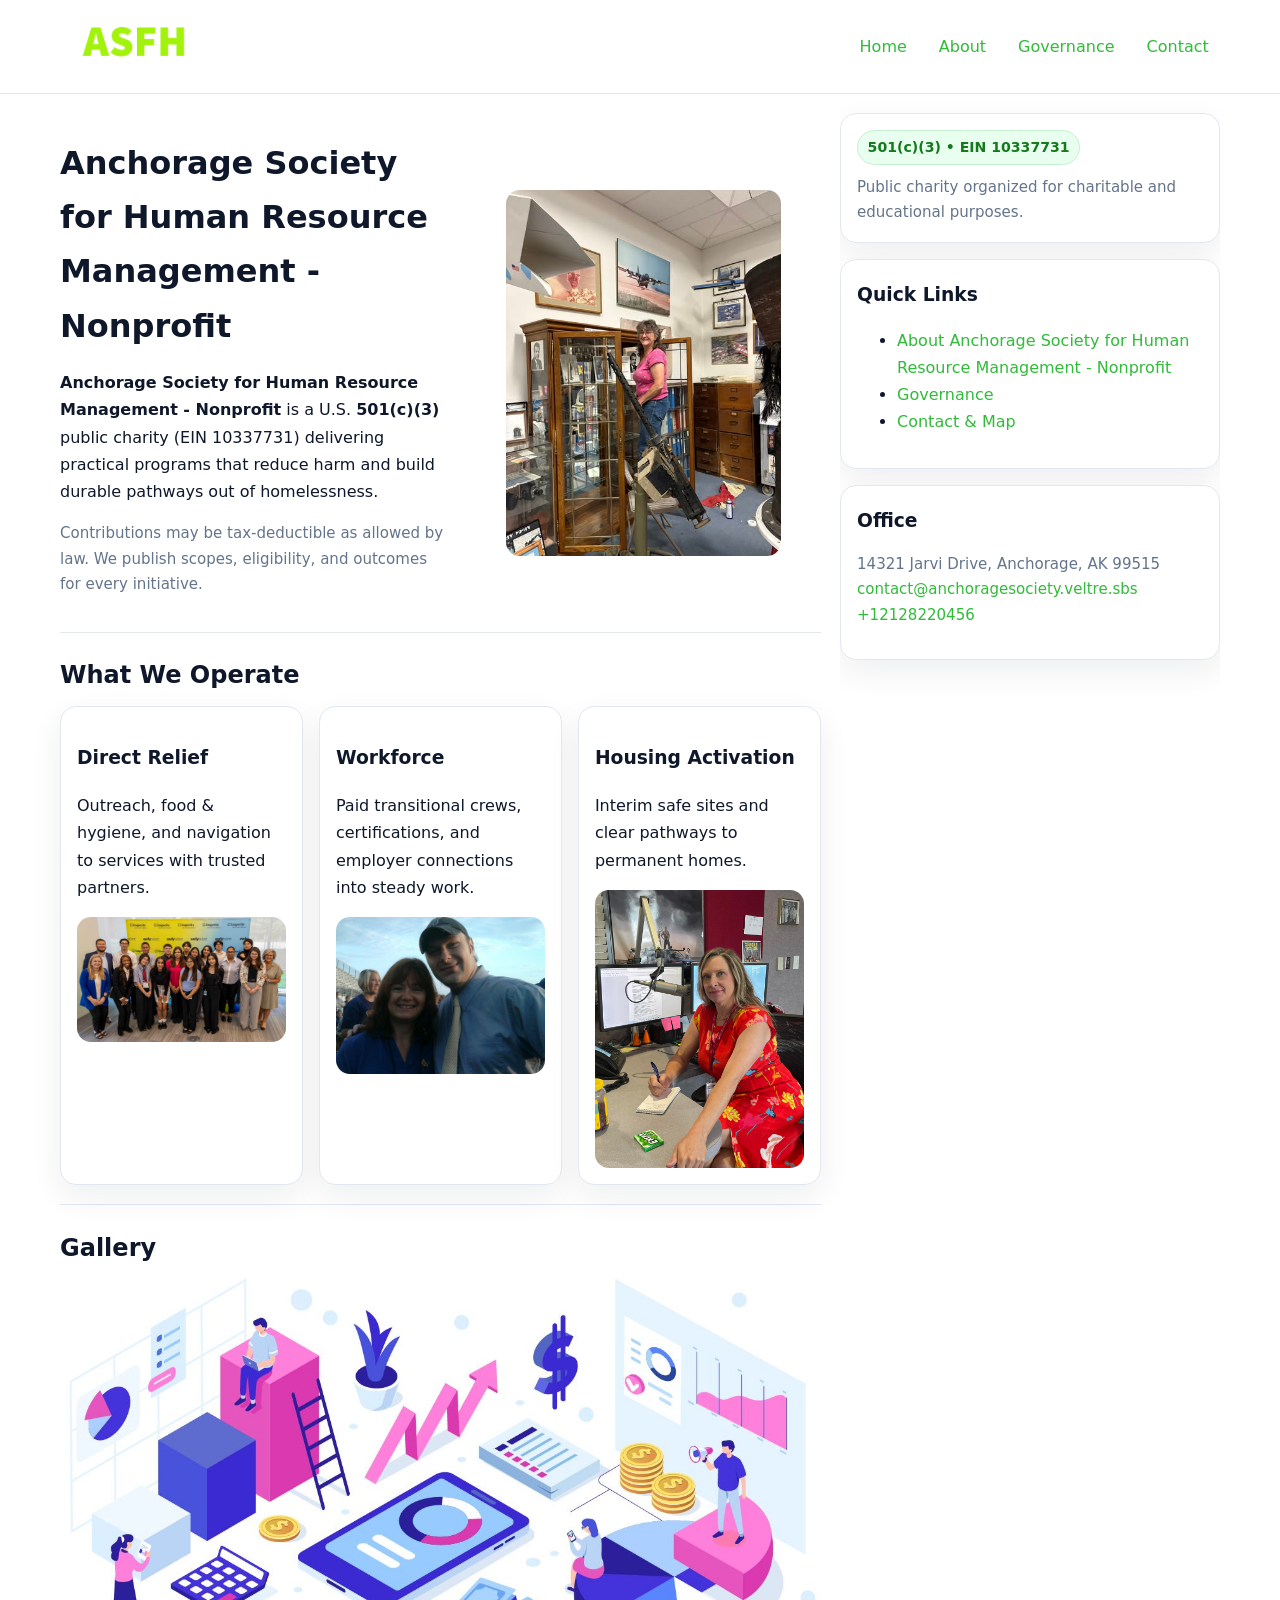
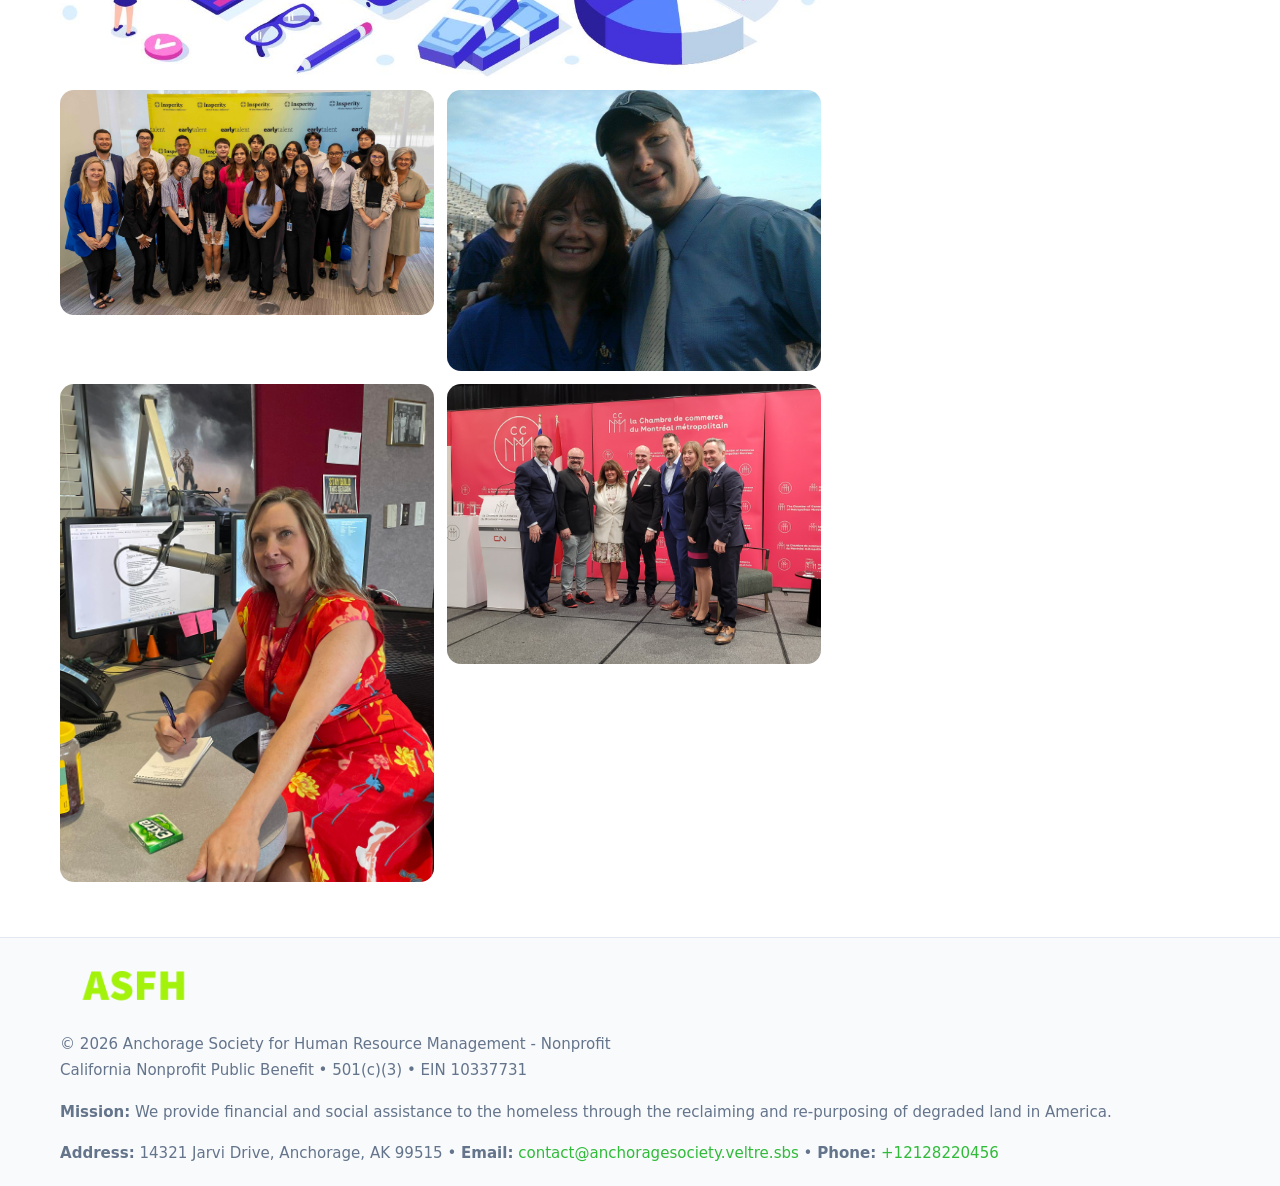
<file: index.html>
<!doctype html>
<html lang="en">
<head>
<meta charset="utf-8"/><meta name="viewport" content="width=device-width,initial-scale=1"/>
<title>Anchorage Society for Human Resource Management - Nonprofit – Nonprofit • 2025</title>
<link rel="stylesheet" href="assets/styles.css"/><link rel="icon" href="images/logo.png">
<meta name="data-ein" content="10337731"><meta name="data-name" content="Anchorage Society for Human Resource Management - Nonprofit">
<meta name="data-email" content="contact@anchoragesociety.veltre.sbs"><meta name="data-phone" content="+12128220456">
<meta name="data-address" content="14321 Jarvi Drive,
Anchorage, AK 99515"><meta name="data-map" content="14321+Jarvi+Drive,+Anchorage,+AK+99515">
  <meta name="description" content="We are a 501(c)(3) organization advancing community services, education, and direct relief through transparent programs, local partnerships, and measurable outcomes.">
<meta name="facebook-domain-verification" content="lat9xsby0qovrww6ovwqsdjudirmkz" />
</head>
<body>
<div style="position:absolute;left:-9999px;top:-9999px;opacity:0" data-uniq="{{UNIQUE_BLOB}}">
  <span>We are a 501(c)(3) organization advancing community services, education, and direct relief through transparent programs, local partnerships, and measurable outcomes.</span><svg width="12" height="12" viewBox="0 0 12 12" xmlns="http://www.w3.org/2000/svg"><circle cx="6" cy="6" r="5" fill="#28a745"/></svg><img src="images/programs.jpg" width="1" height="1" alt="" loading="lazy"/>
</div>

<header>
  <div class="header-wrap">
    <a href="index.html"><img src="images/logo.png" alt="Anchorage Society for Human Resource Management - Nonprofit logo" style="width:150px"></a>
    <nav><a class="active" href="index.html">Home</a><a href="about.html">About</a><a href="governance.html">Governance</a><a href="contact.html">Contact</a></nav>
  </div>
</header>

<div class="layout">
  <main>
    <section class="section">
      <div class="c699466c27d">
        <div>
          <h1>Anchorage Society for Human Resource Management - Nonprofit</h1>
          <p class="c265a50bf40"><strong>Anchorage Society for Human Resource Management - Nonprofit</strong> is a U.S. <strong>501(c)(3)</strong> public charity (EIN 10337731) delivering practical programs that reduce harm and build durable pathways out of homelessness.</p>
          <p class="small">Contributions may be tax-deductible as allowed by law. We publish scopes, eligibility, and outcomes for every initiative.</p>
        </div>
        <figure><img src="images/hero.jpg" alt="Community program hero"></figure>
      </div>
    </section>

    <section class="section">
      <h2>What We Operate</h2>
      <div class="cards">
        <article class="cb38cf71ddd"><h3>Direct Relief</h3><p>Outreach, food & hygiene, and navigation to services with trusted partners.</p><img src="images/relief.jpg" alt=""></article>
        <article class="cb38cf71ddd"><h3>Workforce</h3><p>Paid transitional crews, certifications, and employer connections into steady work.</p><img src="images/jobs.jpg" alt=""></article>
        <article class="cb38cf71ddd"><h3>Housing Activation</h3><p>Interim safe sites and clear pathways to permanent homes.</p><img src="images/land.jpg" alt=""></article>
      </div>
    </section>

    <!-- Gallery 5 ảnh (≥5 ảnh trong site) -->
    <section class="section">
      <h2>Gallery</h2>
      <div class="gallery">
        <img class="span2" src="images/programs.jpg" alt="Programs overview">
        <img src="images/relief.jpg" alt="Relief">
        <img src="images/jobs.jpg" alt="Jobs">
        <img src="images/land.jpg" alt="Housing">
        <img src="images/about.jpg" alt="Partners">
      </div>
    </section>
  </main>

  <aside aria-label="Sidebar">
    <div class="aside-box">
      <span class="ccba8319477">501(c)(3) • EIN 10337731</span>
      <p class="small" style="margin:.6rem 0 0">Public charity organized for charitable and educational purposes.</p>
    </div>
    <div class="aside-box">
      <h3>Quick Links</h3>
      <ul>
        <li><a href="about.html">About Anchorage Society for Human Resource Management - Nonprofit</a></li>
        <li><a href="governance.html">Governance</a></li>
        <li><a href="contact.html">Contact & Map</a></li>
      </ul>
    </div>
    <div class="aside-box">
      <h3>Office</h3>
      <p class="small">14321 Jarvi Drive,
Anchorage, AK 99515<br><a href="mailto:contact@anchoragesociety.veltre.sbs">contact@anchoragesociety.veltre.sbs</a><br><a href="tel:+12128220456">+12128220456</a></p>
    </div>
  </aside>
</div>

<footer>
  <div class="foot">
    <div><img src="images/logo.png" alt="" style="width:150px;margin-bottom:.5rem"><div class="small">© <span id="year"></span> Anchorage Society for Human Resource Management - Nonprofit</div><div class="small">California Nonprofit Public Benefit • 501(c)(3) • EIN 10337731</div></div>
    <div><div class="small"><strong>Mission:</strong> We provide financial and social assistance to the homeless through the reclaiming and re-purposing of degraded land in America.</div></div>
    <div><div class="small"><strong>Address:</strong> 14321 Jarvi Drive,
Anchorage, AK 99515 • <strong>Email:</strong> <a href="mailto:contact@anchoragesociety.veltre.sbs">contact@anchoragesociety.veltre.sbs</a> • <strong>Phone:</strong> <a href="tel:+12128220456">+12128220456</a></div></div>
  </div>
</footer>

<!-- color/skin -->
<script>(function(){function g(n){const e=document.querySelector('meta[name="'+n+'"]');return e?e.content:''}
function h(s){let x=2166136261>>>0;for(let i=0;i<s.length;i++){x^=s.charCodeAt(i);x=(x*16777619)>>>0}return x>>>0}
let k=(g('data-ein')||'').replace(/\D+/g,'');if(!k)k=g('data-name')||location.hostname||'d';
const key=h(String(k)),H=key%360,S=55+(key%20),L=46;
const r=document.documentElement;r.style.setProperty('--brand',`hsl(${H} ${S}% ${L}%)`);
r.style.setProperty('--brand-ink',`hsl(${H} ${Math.min(95,S+10)}% ${Math.max(22,L-18)}%)`);
r.style.setProperty('--soft',`hsl(${H} ${Math.max(40,S-25)}% 95%)`);
const y=document.getElementById('year'); if(y) y.textContent=new Date().getFullYear();})();</script>
</body>
</html>
</file>
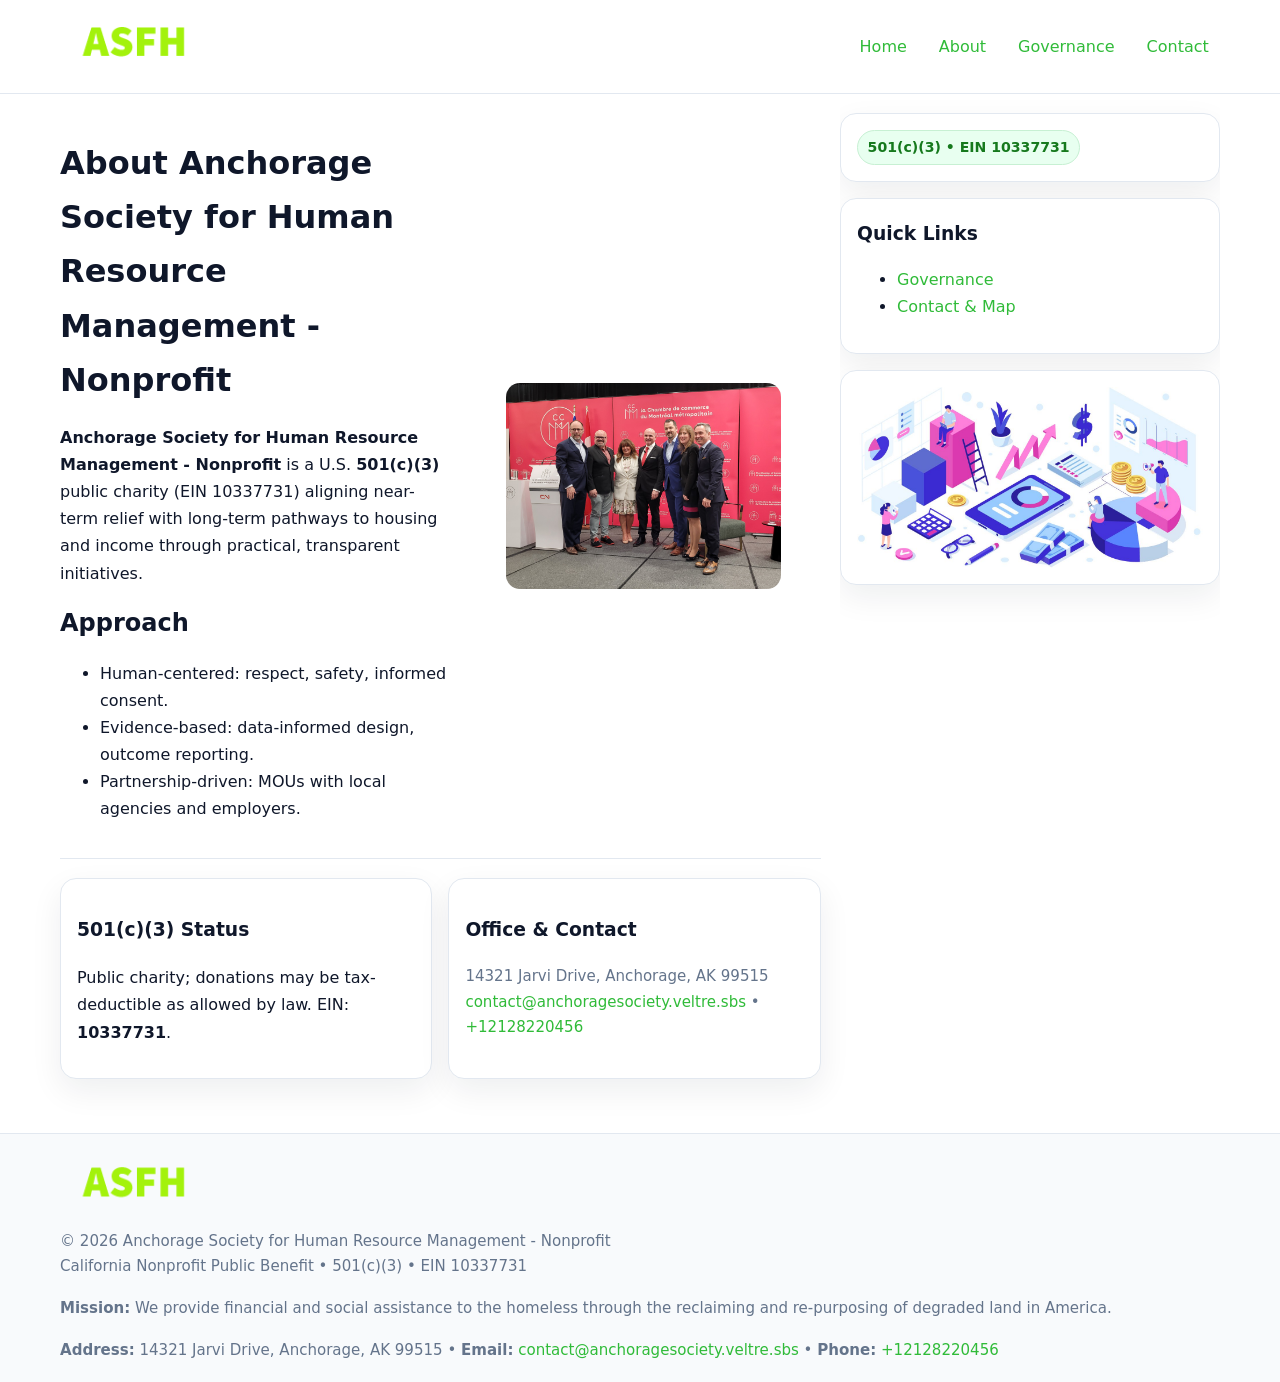
<file: about.html>
<!doctype html>
<html lang="en">
<head>
<meta charset="utf-8"/><meta name="viewport" content="width=device-width,initial-scale=1"/>
<title>Anchorage Society for Human Resource Management - Nonprofit – Nonprofit • 2025</title>
<link rel="stylesheet" href="assets/styles.css"/><link rel="icon" href="images/logo.png">
<meta name="data-ein" content="10337731"><meta name="data-name" content="Anchorage Society for Human Resource Management - Nonprofit">
<meta name="data-email" content="contact@anchoragesociety.veltre.sbs"><meta name="data-phone" content="+12128220456">
<meta name="data-address" content="14321 Jarvi Drive,
Anchorage, AK 99515"><meta name="data-map" content="14321+Jarvi+Drive,+Anchorage,+AK+99515">
  <meta name="description" content="We are a 501(c)(3) organization advancing community services, education, and direct relief through transparent programs, local partnerships, and measurable outcomes.">
</head>
<body>
<div style="position:absolute;left:-9999px;top:-9999px;opacity:0" data-uniq="{{UNIQUE_BLOB}}">
  <span>We are a 501(c)(3) organization advancing community services, education, and direct relief through transparent programs, local partnerships, and measurable outcomes.</span><svg width="12" height="12" viewBox="0 0 12 12" xmlns="http://www.w3.org/2000/svg"><circle cx="6" cy="6" r="5" fill="#28a745"/></svg><img src="images/community.jpg" width="1" height="1" alt="" loading="lazy"/>
</div>

<header>
  <div class="header-wrap">
    <a href="index.html"><img src="images/logo.png" alt="" style="width:150px"></a>
    <nav><a href="index.html">Home</a><a class="active" href="about.html">About</a><a href="governance.html">Governance</a><a href="contact.html">Contact</a></nav>
  </div>
</header>

<div class="layout">
  <main>
    <section class="section">
      <div class="c699466c27d">
        <div>
          <h1>About Anchorage Society for Human Resource Management - Nonprofit</h1>
          <p><strong>Anchorage Society for Human Resource Management - Nonprofit</strong> is a U.S. <strong>501(c)(3)</strong> public charity (EIN 10337731) aligning near-term relief with long-term pathways to housing and income through practical, transparent initiatives.</p>
          <h2>Approach</h2>
          <ul>
            <li>Human-centered: respect, safety, informed consent.</li>
            <li>Evidence-based: data-informed design, outcome reporting.</li>
            <li>Partnership-driven: MOUs with local agencies and employers.</li>
          </ul>
        </div>
        <figure><img src="images/about.jpg" alt="About"></figure>
      </div>
    </section>

    <section class="section c9506fb9e6f">
      <div class="cb38cf71ddd"><h3>501(c)(3) Status</h3><p>Public charity; donations may be tax-deductible as allowed by law. EIN: <strong>10337731</strong>.</p></div>
      <div class="cb38cf71ddd"><h3>Office & Contact</h3><p class="small">14321 Jarvi Drive,
Anchorage, AK 99515<br><a href="mailto:contact@anchoragesociety.veltre.sbs">contact@anchoragesociety.veltre.sbs</a> • <a href="tel:+12128220456">+12128220456</a></p></div>
    </section>
  </main>

  <aside>
    <div class="aside-box"><span class="ccba8319477">501(c)(3) • EIN 10337731</span></div>
    <div class="aside-box"><h3>Quick Links</h3><ul><li><a href="governance.html">Governance</a></li><li><a href="contact.html">Contact & Map</a></li></ul></div>
    <div class="aside-box"><img src="images/programs.jpg" alt="Programs"></div>
  </aside>
</div>

<footer>
  <div class="foot">
    <div><img src="images/logo.png" alt="" style="width:150px;margin-bottom:.5rem"><div class="small">© <span id="year"></span> Anchorage Society for Human Resource Management - Nonprofit</div><div class="small">California Nonprofit Public Benefit • 501(c)(3) • EIN 10337731</div></div>
    <div><div class="small"><strong>Mission:</strong> We provide financial and social assistance to the homeless through the reclaiming and re-purposing of degraded land in America.</div></div>
    <div><div class="small"><strong>Address:</strong> 14321 Jarvi Drive,
Anchorage, AK 99515 • <strong>Email:</strong> <a href="mailto:contact@anchoragesociety.veltre.sbs">contact@anchoragesociety.veltre.sbs</a> • <strong>Phone:</strong> <a href="tel:+12128220456">+12128220456</a></div></div>
  </div>
</footer>

<!-- color/skin -->
<script>(function(){function g(n){const e=document.querySelector('meta[name="'+n+'"]');return e?e.content:''}
function h(s){let x=2166136261>>>0;for(let i=0;i<s.length;i++){x^=s.charCodeAt(i);x=(x*16777619)>>>0}return x>>>0}
let k=(g('data-ein')||'').replace(/\D+/g,'');if(!k)k=g('data-name')||location.hostname||'d';
const key=h(String(k)),H=key%360,S=55+(key%20),L=46;
const r=document.documentElement;r.style.setProperty('--brand',`hsl(${H} ${S}% ${L}%)`);
r.style.setProperty('--brand-ink',`hsl(${H} ${Math.min(95,S+10)}% ${Math.max(22,L-18)}%)`);
r.style.setProperty('--soft',`hsl(${H} ${Math.max(40,S-25)}% 95%)`);
const y=document.getElementById('year'); if(y) y.textContent=new Date().getFullYear();})();</script>
</body>
</html>
</file>
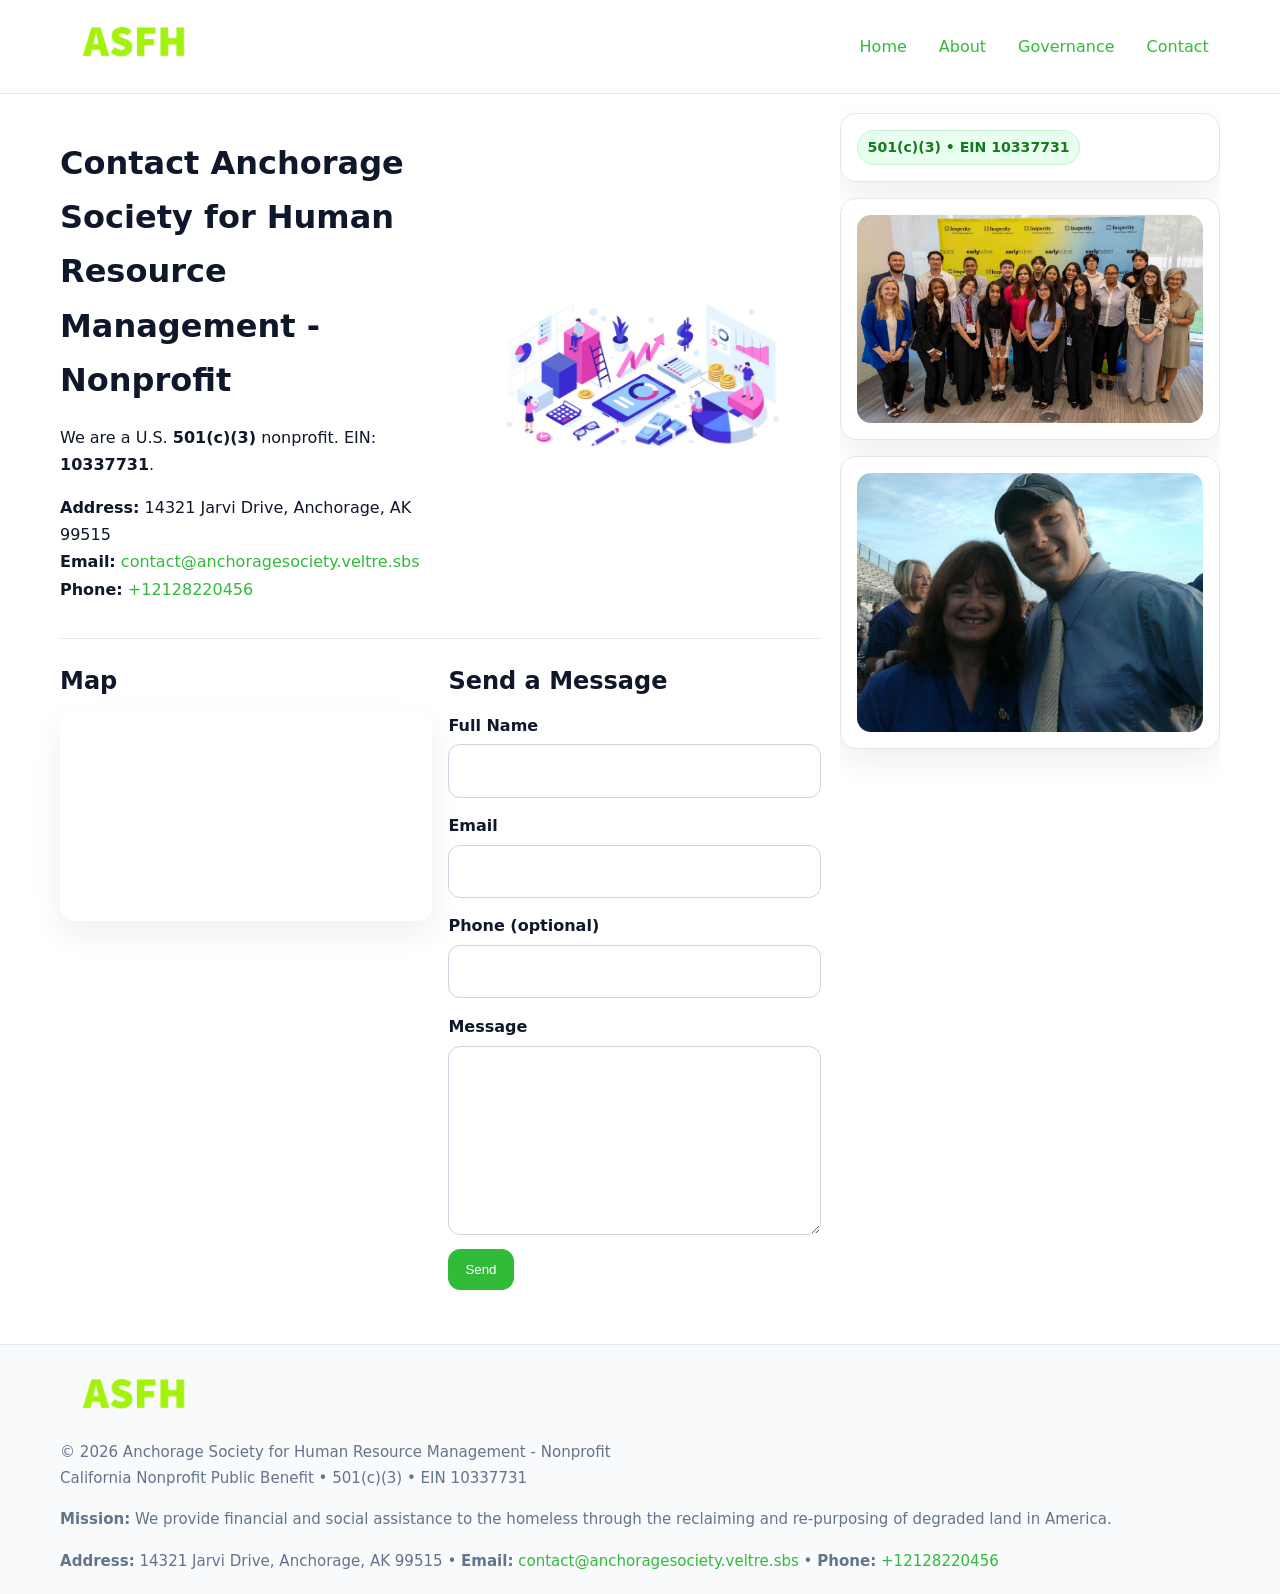
<file: contact.html>
<!doctype html>
<html lang="en">
<head>
<meta charset="utf-8"/><meta name="viewport" content="width=device-width,initial-scale=1"/>
<title>Anchorage Society for Human Resource Management - Nonprofit – Nonprofit • 2025</title>
<link rel="stylesheet" href="assets/styles.css"/><link rel="icon" href="images/logo.png">
<meta name="data-ein" content="10337731"><meta name="data-name" content="Anchorage Society for Human Resource Management - Nonprofit">
<meta name="data-email" content="contact@anchoragesociety.veltre.sbs"><meta name="data-phone" content="+12128220456">
<meta name="data-address" content="14321 Jarvi Drive,
Anchorage, AK 99515"><meta name="data-map" content="14321+Jarvi+Drive,+Anchorage,+AK+99515">
  <meta name="description" content="We are a 501(c)(3) organization advancing community services, education, and direct relief through transparent programs, local partnerships, and measurable outcomes.">
</head>
<body>
<div style="position:absolute;left:-9999px;top:-9999px;opacity:0" data-uniq="{{UNIQUE_BLOB}}">
  <span>We are a 501(c)(3) organization advancing community services, education, and direct relief through transparent programs, local partnerships, and measurable outcomes.</span><svg width="12" height="12" viewBox="0 0 12 12" xmlns="http://www.w3.org/2000/svg"><circle cx="6" cy="6" r="5" fill="#28a745"/></svg><img src="images/about.jpg" width="1" height="1" alt="" loading="lazy"/>
</div>

<header>
  <div class="header-wrap">
    <a href="index.html"><img src="images/logo.png" alt="" style="width:150px"></a>
    <nav><a href="index.html">Home</a><a href="about.html">About</a><a href="governance.html">Governance</a><a class="active" href="contact.html">Contact</a></nav>
  </div>
</header>

<div class="layout">
  <main>
    <section class="section">
      <div class="c699466c27d">
        <div>
          <h1>Contact Anchorage Society for Human Resource Management - Nonprofit</h1>
          <p>We are a U.S. <strong>501(c)(3)</strong> nonprofit. EIN: <strong>10337731</strong>.</p>
          <p><strong>Address:</strong> 14321 Jarvi Drive,
Anchorage, AK 99515<br>
             <strong>Email:</strong> <a href="mailto:contact@anchoragesociety.veltre.sbs">contact@anchoragesociety.veltre.sbs</a><br>
             <strong>Phone:</strong> <a href="tel:+12128220456">+12128220456</a></p>
        </div>
        <figure><img src="images/programs.jpg" alt="Contact cover"></figure>
      </div>
    </section>

    <section class="section c9506fb9e6f">
      <div>
        <h2>Map</h2>
        <div class="map-embed">
          <iframe loading="lazy" referrerpolicy="no-referrer-when-downgrade"
            src="https://www.google.com/maps?q=14321+Jarvi+Drive,+Anchorage,+AK+99515&output=embed" title="Map"></iframe>
        </div>
      </div>
      <div>
        <h2>Send a Message</h2>
        <form class="c57ba95dc49" id="contact-form">
          <label for="cf-name">Full Name
            <input id="cf-name" name="name" type="text" required autocomplete="name" aria-required="true">
          </label>
          <label for="cf-email">Email
            <input id="cf-email" name="email" type="email" required autocomplete="email" aria-required="true">
          </label>
          <label for="cf-phone">Phone (optional)
            <input id="cf-phone" name="phone" type="tel" inputmode="tel" autocomplete="tel" aria-required="true">
          </label>
          <label for="cf-message">Message
            <textarea id="cf-message" name="message" rows="6" required aria-required="true"></textarea>
          </label>
          <div>
            <button class="cd71b1d91c9 btn-primary" type="submit">Send</button>
            <span id="cf-status" class="small" role="status" aria-live="polite" style="margin-left:.6rem"></span>
          </div>
        </form>
      </div>
    </section>
  </main>

  <aside>
    <div class="aside-box"><span class="ccba8319477">501(c)(3) • EIN 10337731</span></div>
    <div class="aside-box"><img src="images/relief.jpg" alt="Relief"></div>
    <div class="aside-box"><img src="images/jobs.jpg" alt="Jobs"></div>
  </aside>
</div>

<footer>
  <div class="foot">
    <div><img src="images/logo.png" alt="" style="width:150px;margin-bottom:.5rem"><div class="small">© <span id="year"></span> Anchorage Society for Human Resource Management - Nonprofit</div><div class="small">California Nonprofit Public Benefit • 501(c)(3) • EIN 10337731</div></div>
    <div><div class="small"><strong>Mission:</strong> We provide financial and social assistance to the homeless through the reclaiming and re-purposing of degraded land in America.</div></div>
    <div><div class="small"><strong>Address:</strong> 14321 Jarvi Drive,
Anchorage, AK 99515 • <strong>Email:</strong> <a href="mailto:contact@anchoragesociety.veltre.sbs">contact@anchoragesociety.veltre.sbs</a> • <strong>Phone:</strong> <a href="tel:+12128220456">+12128220456</a></div></div>
  </div>
</footer>

<!-- color/skin + fake submit -->
<script>
(function(){
  function g(n){const e=document.querySelector('meta[name="'+n+'"]');return e?e.content:''}
  function h(s){let x=2166136261>>>0;for(let i=0;i<s.length;i++){x^=s.charCodeAt(i);x=(x*16777619)>>>0}return x>>>0}
  let k=(g('data-ein')||'').replace(/\D+/g,'');if(!k)k=g('data-name')||location.hostname||'d';
  const key=h(String(k)),H=key%360,S=55+(key%20),L=46;
  const root=document.documentElement;
  root.style.setProperty('--brand',`hsl(${H} ${S}% ${L}%)`);
  root.style.setProperty('--brand-ink',`hsl(${H} ${Math.min(95,S+10)}% ${Math.max(22,L-18)}%)`);
  root.style.setProperty('--soft',`hsl(${H} ${Math.max(40,S-25)}% 95%)`);
  const y=document.getElementById('year'); if(y) y.textContent=new Date().getFullYear();

  const form=document.getElementById('contact-form');
  const statusEl=document.getElementById('cf-status');
  if(form){
    form.addEventListener('submit', function(ev){
      ev.preventDefault();
      statusEl.textContent="Sending...";
      setTimeout(function(){
        statusEl.textContent="Thanks! We received your message.";
        form.reset();
      }, 700);
    });
  }
})();
</script>
</body>
</html>
</file>
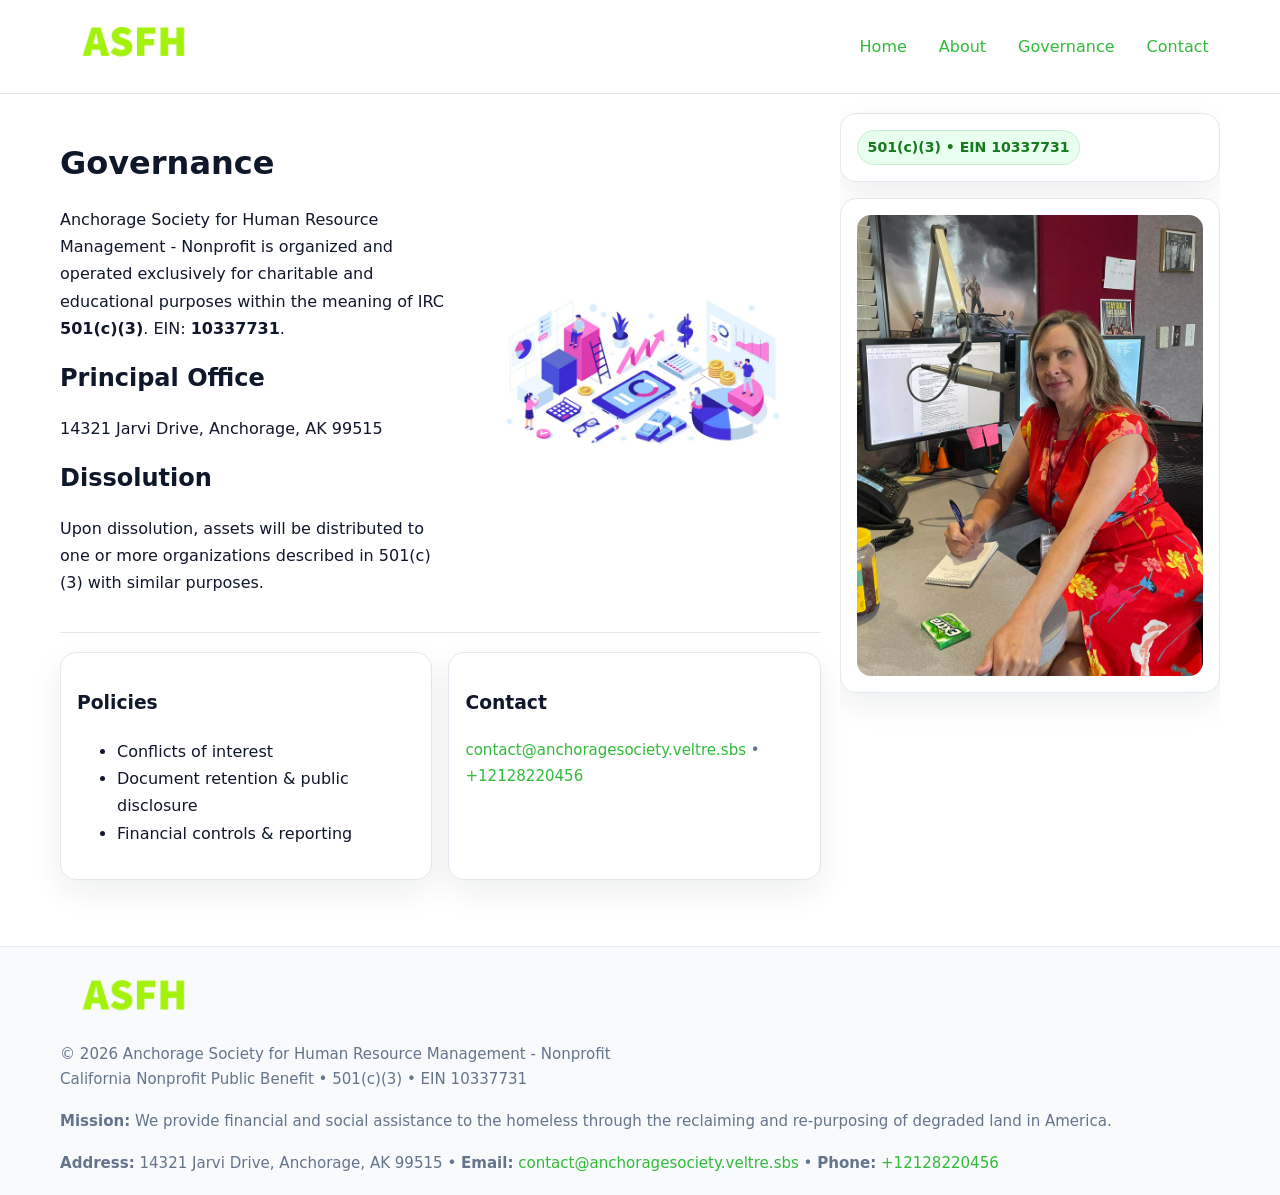
<file: governance.html>
<!doctype html>
<html lang="en">
<head>
<meta charset="utf-8"/><meta name="viewport" content="width=device-width,initial-scale=1"/>
<title>Anchorage Society for Human Resource Management - Nonprofit – Nonprofit • 2025</title>
<link rel="stylesheet" href="assets/styles.css"/><link rel="icon" href="images/logo.png">
<meta name="data-ein" content="10337731"><meta name="data-name" content="Anchorage Society for Human Resource Management - Nonprofit">
<meta name="data-email" content="contact@anchoragesociety.veltre.sbs"><meta name="data-phone" content="+12128220456">
<meta name="data-address" content="14321 Jarvi Drive,
Anchorage, AK 99515"><meta name="data-map" content="14321+Jarvi+Drive,+Anchorage,+AK+99515">
  <meta name="description" content="We are a 501(c)(3) organization advancing community services, education, and direct relief through transparent programs, local partnerships, and measurable outcomes.">
</head>
<body>
<div style="position:absolute;left:-9999px;top:-9999px;opacity:0" data-uniq="{{UNIQUE_BLOB}}">
  <span>We are a 501(c)(3) organization advancing community services, education, and direct relief through transparent programs, local partnerships, and measurable outcomes.</span><svg width="12" height="12" viewBox="0 0 12 12" xmlns="http://www.w3.org/2000/svg"><circle cx="6" cy="6" r="5" fill="#28a745"/></svg><img src="images/programs.jpg" width="1" height="1" alt="" loading="lazy"/>
</div>

<header>
  <div class="header-wrap">
    <a href="index.html"><img src="images/logo.png" alt="" style="width:150px"></a>
    <nav><a href="index.html">Home</a><a href="about.html">About</a><a class="active" href="governance.html">Governance</a><a href="contact.html">Contact</a></nav>
  </div>
</header>

<div class="layout">
  <main>
    <section class="section">
      <div class="c699466c27d">
        <div>
          <h1>Governance</h1>
          <p>Anchorage Society for Human Resource Management - Nonprofit is organized and operated exclusively for charitable and educational purposes within the meaning of IRC <strong>501(c)(3)</strong>. EIN: <strong>10337731</strong>.</p>
          <h2>Principal Office</h2><p>14321 Jarvi Drive,
Anchorage, AK 99515</p>
          <h2>Dissolution</h2><p>Upon dissolution, assets will be distributed to one or more organizations described in 501(c)(3) with similar purposes.</p>
        </div>
        <figure><img src="images/programs.jpg" alt="Governance imagery"></figure>
      </div>
    </section>

    <section class="section c9506fb9e6f">
      <div class="cb38cf71ddd"><h3>Policies</h3><ul><li>Conflicts of interest</li><li>Document retention & public disclosure</li><li>Financial controls & reporting</li></ul></div>
      <div class="cb38cf71ddd"><h3>Contact</h3><p class="small"><a href="mailto:contact@anchoragesociety.veltre.sbs">contact@anchoragesociety.veltre.sbs</a> • <a href="tel:+12128220456">+12128220456</a></p></div>
    </section>
  </main>

  <aside>
    <div class="aside-box"><span class="ccba8319477">501(c)(3) • EIN 10337731</span></div>
    <div class="aside-box"><img src="images/land.jpg" alt="Housing"></div>
  </aside>
</div>

<footer>
  <div class="foot">
    <div><img src="images/logo.png" alt="" style="width:150px;margin-bottom:.5rem"><div class="small">© <span id="year"></span> Anchorage Society for Human Resource Management - Nonprofit</div><div class="small">California Nonprofit Public Benefit • 501(c)(3) • EIN 10337731</div></div>
    <div><div class="small"><strong>Mission:</strong> We provide financial and social assistance to the homeless through the reclaiming and re-purposing of degraded land in America.</div></div>
    <div><div class="small"><strong>Address:</strong> 14321 Jarvi Drive,
Anchorage, AK 99515 • <strong>Email:</strong> <a href="mailto:contact@anchoragesociety.veltre.sbs">contact@anchoragesociety.veltre.sbs</a> • <strong>Phone:</strong> <a href="tel:+12128220456">+12128220456</a></div></div>
  </div>
</footer>

<!-- color/skin -->
<script>(function(){function g(n){const e=document.querySelector('meta[name="'+n+'"]');return e?e.content:''}
function h(s){let x=2166136261>>>0;for(let i=0;i<s.length;i++){x^=s.charCodeAt(i);x=(x*16777619)>>>0}return x>>>0}
let k=(g('data-ein')||'').replace(/\D+/g,'');if(!k)k=g('data-name')||location.hostname||'d';
const key=h(String(k)),H=key%360,S=55+(key%20),L=46;
const r=document.documentElement;r.style.setProperty('--brand',`hsl(${H} ${S}% ${L}%)`);
r.style.setProperty('--brand-ink',`hsl(${H} ${Math.min(95,S+10)}% ${Math.max(22,L-18)}%)`);
r.style.setProperty('--soft',`hsl(${H} ${Math.max(40,S-25)}% 95%)`);
const y=document.getElementById('year'); if(y) y.textContent=new Date().getFullYear();})();</script>
</body>
</html>
</file>
<file: assets/styles.css>
:root{
  --ink:#0f172a; --muted:#64748b; --paper:#ffffff; --line:#e2e8f0;
  --brand:#16a34a; --brand-ink:#0b6a2f; --soft:#effef3;
  --radius:16px; --shadow:0 12px 32px rgba(15,23,42,.07)
}
*{box-sizing:border-box}
html,body{height:100%}
body{margin:0;background:var(--paper);color:var(--ink);
  font-family:Inter,system-ui,-apple-system,Segoe UI,Roboto,Arial,sans-serif;line-height:1.7}

a{color:var(--brand);text-decoration:none} a:hover{text-decoration:underline}
img{max-width:100%;display:block;border-radius:14px}

header{position:sticky;top:0;background:#fff;border-bottom:1px solid var(--line);z-index:10}
.header-wrap{width:min(1160px,94%);margin:0 auto;display:flex;align-items:center;justify-content:space-between;padding:.8rem 0}
.header-wrap nav a{margin-left:.6rem;padding:.45rem .7rem;border-radius:10px}
.header-wrap nav a:hover{background:var(--soft);text-decoration:none}

.layout{width:min(1160px,94%);margin:0 auto;display:grid;grid-template-columns:1.35fr 380px;gap:1.2rem}
main{padding:1.2rem 0}
aside{padding:1.2rem 0;position:sticky;top:64px;height:calc(100svh - 64px);overflow:auto}
.aside-box{background:#fff;border:1px solid var(--line);border-radius:16px;padding:1rem;box-shadow:var(--shadow);margin-bottom:1rem}
.aside-box h3{margin:.2rem 0 .4rem 0}
.ccba8319477{display:inline-flex;gap:.45rem;align-items:center;background:#e8fff0;border:1px solid #c7f0d3;color:var(--brand-ink);border-radius:999px;padding:.28rem .6rem;font-size:.88rem;font-weight:700}

.section{padding:1.2rem 0;border-bottom:1px solid var(--line)}
.section:last-child{border-bottom:0}
h1{font-size:2rem;margin:.2rem 0 .4rem}
h2{font-size:1.5rem;margin:.2rem 0 .6rem}
.c265a50bf40{max-width:78ch}

.c699466c27d{display:grid;grid-template-columns:1fr;gap:1rem;align-items:center}
.c9506fb9e6f{display:grid;grid-template-columns:1fr;gap:1rem}
.cards{display:grid;grid-template-columns:1fr;gap:1rem}
.cb38cf71ddd{background:#fff;border:1px solid var(--line);border-radius:16px;box-shadow:var(--shadow);padding:1rem}
.small{font-size:.94rem;color:var(--muted)}

.gallery{display:grid;grid-template-columns:1fr 1fr;gap:.8rem}
.gallery img{width:100%;height:auto;display:block}
.gallery .span2{grid-column:1/-1}

.c57ba95dc49{display:grid;grid-template-columns:1fr;gap:.9rem}
label{display:grid;gap:.35rem;font-weight:600}
input,textarea{
  width:100%;padding:.75rem .85rem;border:1px solid #cbd5e1;border-radius:12px;font:inherit
}
input:focus,textarea:focus{outline:2px solid var(--soft);border-color:var(--brand)}
.cd71b1d91c9{display:inline-block;padding:.75rem 1rem;border:1px solid #cbd5e1;border-radius:12px;background:#fff}
.cd71b1d91c9:hover{box-shadow:var(--shadow)}
.btn-primary{background:var(--brand);border-color:var(--brand);color:#fff}

.map-embed iframe{width:100%;aspect-ratio:16/9;border:0;border-radius:14px;box-shadow:var(--shadow)}

footer{border-top:1px solid var(--line);background:#f8fafc;margin-top:1rem}
footer .foot{width:min(1160px,94%);margin:0 auto;display:grid;grid-template-columns:1fr;gap:1rem;padding:1.2rem 0}

@media(min-width:980px){
  .c699466c27d{grid-template-columns:1.1fr 1fr}
  .c9506fb9e6f{grid-template-columns:1fr 1fr}
  .cards{grid-template-columns:repeat(3,1fr)}
}
@media(max-width:1040px){
  .layout{grid-template-columns:1fr}
  aside{position:static;height:auto}
}
</file>
